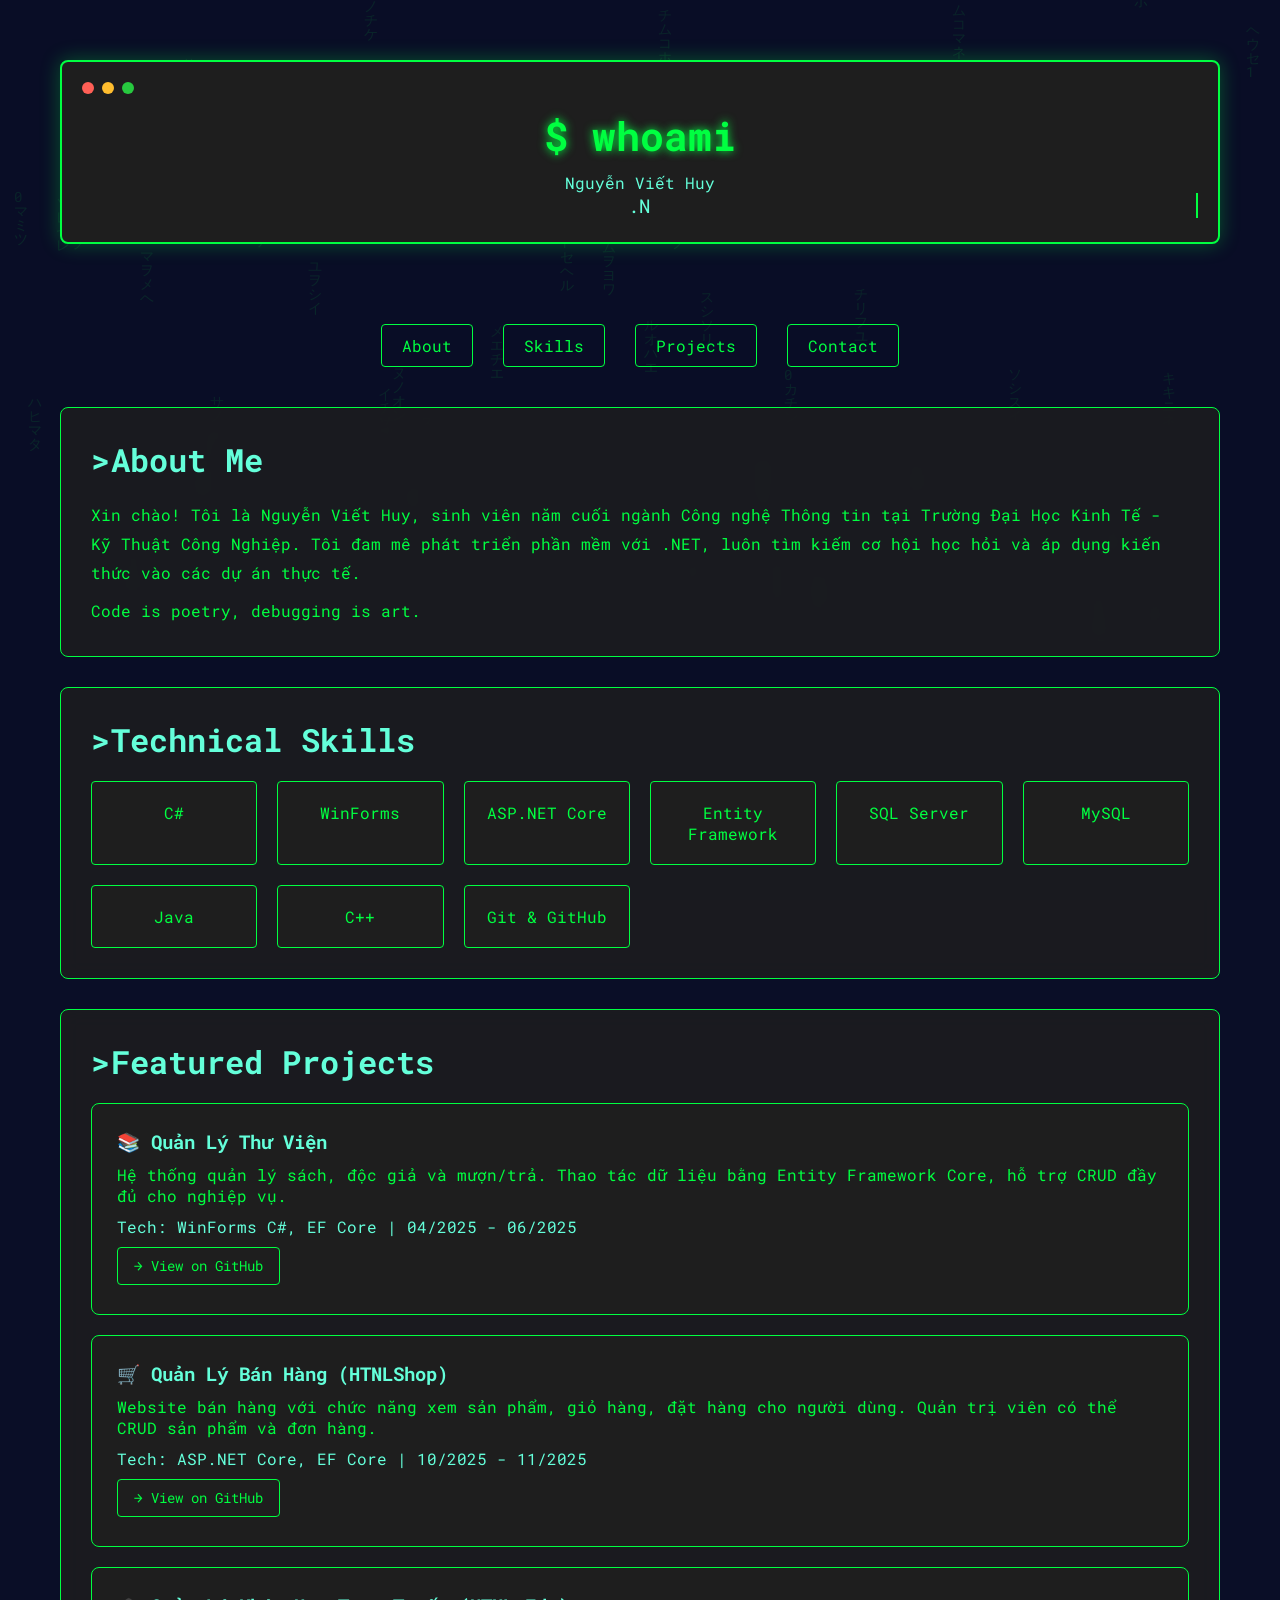
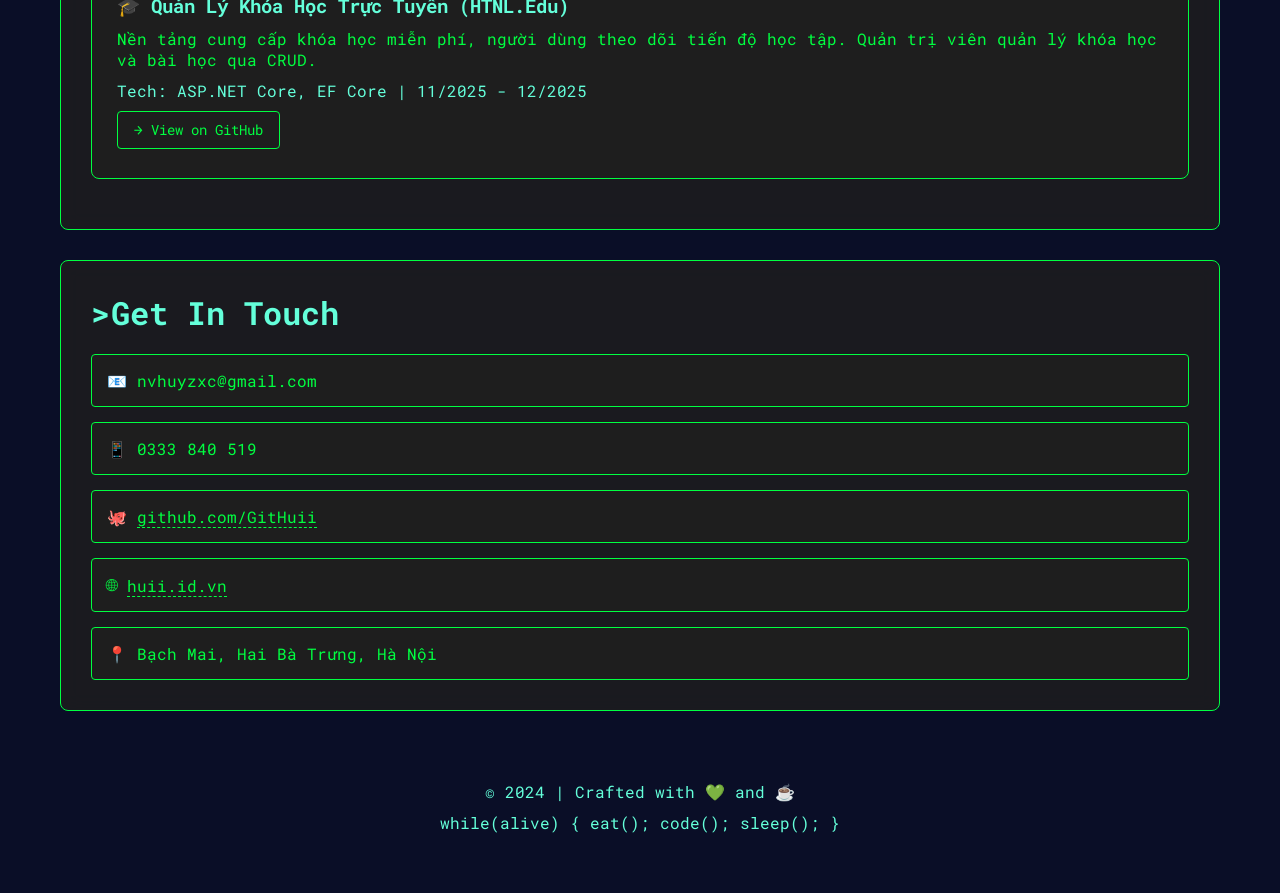
<file: index.html>
<!DOCTYPE html>
<html lang="vi">
<head>
    <meta charset="UTF-8">
    <meta name="viewport" content="width=device-width, initial-scale=1.0">
    <title>Portfolio | Developer</title>
    <style>
        @import url('https://fonts.googleapis.com/css2?family=Roboto+Mono:wght@300;400;500;700&family=Fira+Code:wght@300;400;500;700&display=swap');

        * {
            margin: 0;
            padding: 0;
            box-sizing: border-box;
        }

        body {
            font-family: 'Roboto Mono', 'Fira Code', 'Courier New', 'Consolas', monospace;
            background: #0a0e27;
            color: #00ff41;
            overflow-x: hidden;
        }

        .matrix-bg {
            position: fixed;
            top: 0;
            left: 0;
            width: 100%;
            height: 100%;
            z-index: 0;
            opacity: 0.1;
        }

        .container {
            position: relative;
            z-index: 1;
            max-width: 1200px;
            margin: 0 auto;
            padding: 20px;
        }

        header {
            padding: 40px 0;
            text-align: center;
            animation: fadeInDown 1s ease;
        }

        .terminal-header {
            background: #1e1e1e;
            border: 2px solid #00ff41;
            border-radius: 8px;
            padding: 20px;
            box-shadow: 0 0 20px rgba(0, 255, 65, 0.3);
            position: relative;
            overflow: hidden;
        }

        .terminal-header::before {
            content: '';
            position: absolute;
            top: 0;
            left: -100%;
            width: 100%;
            height: 100%;
            background: linear-gradient(90deg, transparent, rgba(0, 255, 65, 0.2), transparent);
            animation: scan 3s infinite;
        }

        .terminal-controls {
            display: flex;
            gap: 8px;
            margin-bottom: 15px;
        }

        .btn-circle {
            width: 12px;
            height: 12px;
            border-radius: 50%;
        }

        .btn-close { background: #ff5f56; }
        .btn-minimize { background: #ffbd2e; }
        .btn-maximize { background: #27c93f; }

        h1 {
            font-size: 2.5em;
            margin: 10px 0;
            text-shadow: 0 0 10px #00ff41;
        }

        .typing-effect {
            font-size: 1.2em;
            color: #64ffda;
            border-right: 2px solid #00ff41;
            white-space: nowrap;
            overflow: hidden;
            display: inline-block;
            animation: typing 3.5s steps(40) 1s forwards, blink 0.75s step-end infinite;
        }

        nav {
            display: flex;
            justify-content: center;
            gap: 30px;
            margin: 40px 0;
            flex-wrap: wrap;
        }

        nav a, .project-link {
            color: #00ff41;
            text-decoration: none;
            padding: 10px 20px;
            border: 1px solid #00ff41;
            border-radius: 4px;
            transition: all 0.3s;
            position: relative;
            overflow: hidden;
            display: inline-block;
        }
        
        .project-link {
            padding: 8px 16px;
            margin-top: 10px;
            font-size: 0.9em;
        }

        nav a::before, .project-link::before {
            content: '';
            position: absolute;
            top: 0;
            left: -100%;
            width: 100%;
            height: 100%;
            background: #00ff41;
            transition: left 0.3s;
            z-index: -1;
        }

        nav a:hover::before, .project-link:hover::before {
            left: 0;
        }

        nav a:hover, .project-link:hover {
            color: #0a0e27;
            box-shadow: 0 0 15px #00ff41;
        }

        section {
            background: rgba(30, 30, 30, 0.8);
            border: 1px solid #00ff41;
            border-radius: 8px;
            padding: 30px;
            margin: 30px 0;
            animation: fadeInUp 1s ease;
            backdrop-filter: blur(10px);
        }

        section h2 {
            font-size: 2em;
            margin-bottom: 20px;
            color: #64ffda;
            position: relative;
            padding-left: 20px;
        }

        section h2::before {
            content: '> ';
            position: absolute;
            left: 0;
            animation: blink 1s infinite;
        }

        .skill-grid {
            display: grid;
            grid-template-columns: repeat(auto-fit, minmax(150px, 1fr));
            gap: 20px;
            margin-top: 20px;
        }

        .skill-item {
            background: #1e1e1e;
            padding: 20px;
            border: 1px solid #00ff41;
            border-radius: 4px;
            text-align: center;
            transition: all 0.3s;
            cursor: pointer;
        }

        .skill-item:hover {
            transform: translateY(-5px) scale(1.05);
            box-shadow: 0 5px 20px rgba(0, 255, 65, 0.4);
            background: rgba(0, 255, 65, 0.1);
        }

        .project-card {
            background: #1e1e1e;
            border: 1px solid #00ff41;
            border-radius: 8px;
            padding: 25px;
            margin: 20px 0;
            transition: all 0.3s;
            position: relative;
            overflow: hidden;
        }

        .project-card::before {
            content: '';
            position: absolute;
            top: -50%;
            left: -50%;
            width: 200%;
            height: 200%;
            background: radial-gradient(circle, rgba(0, 255, 65, 0.1) 0%, transparent 70%);
            opacity: 0;
            transition: opacity 0.3s;
        }

        .project-card:hover::before {
            opacity: 1;
        }

        .project-card:hover {
            transform: translateX(10px);
            box-shadow: -5px 5px 20px rgba(0, 255, 65, 0.3);
        }

        .project-card h3 {
            color: #64ffda;
            margin-bottom: 10px;
        }

        .contact-info {
            display: flex;
            flex-direction: column;
            gap: 15px;
        }

        .contact-item {
            display: flex;
            align-items: center;
            gap: 10px;
            padding: 15px;
            background: #1e1e1e;
            border: 1px solid #00ff41;
            border-radius: 4px;
            transition: all 0.3s;
        }

        .contact-item:hover {
            background: rgba(0, 255, 65, 0.1);
            transform: translateX(10px);
        }

        footer {
            text-align: center;
            padding: 40px 0;
            color: #64ffda;
        }

        .glitch {
            position: relative;
        }

        .glitch::before,
        .glitch::after {
            content: attr(data-text);
            position: absolute;
            top: 0;
            left: 0;
            opacity: 0.8;
        }

        .glitch::before {
            animation: glitch 0.3s infinite;
            color: #ff00de;
            z-index: -1;
        }

        .glitch::after {
            animation: glitch 0.3s infinite reverse;
            color: #00ffff;
            z-index: -2;
        }

        @keyframes fadeInDown {
            from {
                opacity: 0;
                transform: translateY(-50px);
            }
            to {
                opacity: 1;
                transform: translateY(0);
            }
        }

        @keyframes fadeInUp {
            from {
                opacity: 0;
                transform: translateY(50px);
            }
            to {
                opacity: 1;
                transform: translateY(0);
            }
        }

        @keyframes typing {
            from { width: 0; }
            to { width: 100%; }
        }

        @keyframes blink {
            50% { opacity: 0; }
        }

        @keyframes scan {
            to { left: 100%; }
        }

        @keyframes glitch {
            0% { transform: translate(0); }
            20% { transform: translate(-2px, 2px); }
            40% { transform: translate(-2px, -2px); }
            60% { transform: translate(2px, 2px); }
            80% { transform: translate(2px, -2px); }
            100% { transform: translate(0); }
        }

        @media (max-width: 768px) {
            h1 { font-size: 1.8em; }
            nav { flex-direction: column; align-items: center; }
            .skill-grid { grid-template-columns: repeat(auto-fit, minmax(120px, 1fr)); }
        }
    </style>
</head>
<body>
    <canvas class="matrix-bg" id="matrix"></canvas>
    
    <div class="container">
        <header>
            <div class="terminal-header">
                <div class="terminal-controls">
                    <span class="btn-circle btn-close"></span>
                    <span class="btn-circle btn-minimize"></span>
                    <span class="btn-circle btn-maximize"></span>
                </div>
                <h1 class="glitch" data-text="$ whoami">$ whoami</h1>
                <p style="margin-top: 10px; color: #64ffda;">Nguyễn Viết Huy</p>
                <p class="typing-effect" id="typing-text"></p>
            </div>
        </header>

        <nav>
            <a href="#about">About</a>
            <a href="#skills">Skills</a>
            <a href="#projects">Projects</a>
            <a href="#contact">Contact</a>
        </nav>

        <section id="about">
            <h2>About Me</h2>
            <p style="line-height: 1.8;">
                Xin chào! Tôi là Nguyễn Viết Huy, sinh viên năm cuối ngành Công nghệ Thông tin 
                tại Trường Đại Học Kinh Tế - Kỹ Thuật Công Nghiệp. 
                Tôi đam mê phát triển phần mềm với .NET, luôn tìm kiếm cơ hội học hỏi 
                và áp dụng kiến thức vào các dự án thực tế.
            </p>
            <p style="line-height: 1.8; margin-top: 10px;">
                Code is poetry, debugging is art.
            </p>
        </section>

        <section id="skills">
            <h2>Technical Skills</h2>
            <div class="skill-grid">
                <div class="skill-item">C#</div>
                <div class="skill-item">WinForms</div>
                <div class="skill-item">ASP.NET Core</div>
                <div class="skill-item">Entity Framework</div>
                <div class="skill-item">SQL Server</div>
                <div class="skill-item">MySQL</div>
                <div class="skill-item">Java</div>
                <div class="skill-item">C++</div>
                <div class="skill-item">Git & GitHub</div>
            </div>
        </section>

        <section id="projects">
            <h2>Featured Projects</h2>
            
            <div class="project-card">
                <h3>📚 Quản Lý Thư Viện</h3>
                <p>Hệ thống quản lý sách, độc giả và mượn/trả. Thao tác dữ liệu bằng Entity Framework Core, hỗ trợ CRUD đầy đủ cho nghiệp vụ.</p>
                <p style="margin-top: 10px; color: #64ffda;">Tech: WinForms C#, EF Core | 04/2025 - 06/2025</p>
                <a href="https://github.com/GitHuii/LibraryManager" target="_blank" class="project-link">→ View on GitHub</a>
            </div>

            <div class="project-card">
                <h3>🛒 Quản Lý Bán Hàng (HTNLShop)</h3>
                <p>Website bán hàng với chức năng xem sản phẩm, giỏ hàng, đặt hàng cho người dùng. Quản trị viên có thể CRUD sản phẩm và đơn hàng.</p>
                <p style="margin-top: 10px; color: #64ffda;">Tech: ASP.NET Core, EF Core | 10/2025 - 11/2025</p>
                <a href="https://github.com/GitHuii/HTNLShop" target="_blank" class="project-link">→ View on GitHub</a>
            </div>

            <div class="project-card">
                <h3>🎓 Quản Lý Khóa Học Trực Tuyến (HTNL.Edu)</h3>
                <p>Nền tảng cung cấp khóa học miễn phí, người dùng theo dõi tiến độ học tập. Quản trị viên quản lý khóa học và bài học qua CRUD.</p>
                <p style="margin-top: 10px; color: #64ffda;">Tech: ASP.NET Core, EF Core | 11/2025 - 12/2025</p>
                <a href="https://github.com/GitHuii/HTNL.Edu" target="_blank" class="project-link">→ View on GitHub</a>
            </div>
        </section>

        <section id="contact">
            <h2>Get In Touch</h2>
            <div class="contact-info">
                <div class="contact-item">
                    <span>📧</span>
                    <span>nvhuyzxc@gmail.com</span>
                </div>
                <div class="contact-item">
                    <span>📱</span>
                    <span>0333 840 519</span>
                </div>
                <div class="contact-item">
                    <span>🐙</span>
                    <span><a href="https://github.com/GitHuii" target="_blank" style="color: #00ff41; text-decoration: none; border-bottom: 1px dashed #00ff41;">github.com/GitHuii</a></span>
                </div>
                <div class="contact-item">
                    <span>🌐</span>
                    <span><a href="https://huii.id.vn" target="_blank" style="color: #00ff41; text-decoration: none; border-bottom: 1px dashed #00ff41;">huii.id.vn</a></span>
                </div>
                <div class="contact-item">
                    <span>📍</span>
                    <span>Bạch Mai, Hai Bà Trưng, Hà Nội</span>
                </div>
            </div>
        </section>

        <footer>
            <p>© 2024 | Crafted with 💚 and ☕</p>
            <p style="margin-top: 10px;">while(alive) { eat(); code(); sleep(); }</p>
        </footer>
    </div>

    <script>
        // Matrix background effect
        const canvas = document.getElementById('matrix');
        const ctx = canvas.getContext('2d');

        canvas.width = window.innerWidth;
        canvas.height = window.innerHeight;

        const chars = '01アイウエオカキクケコサシスセソタチツテトナニヌネノハヒフヘホマミムメモヤユヨラリルレロワヲン';
        const fontSize = 14;
        const columns = canvas.width / fontSize;
        const drops = [];

        for (let i = 0; i < columns; i++) {
            drops[i] = Math.random() * -100;
        }

        function drawMatrix() {
            ctx.fillStyle = 'rgba(10, 14, 39, 0.05)';
            ctx.fillRect(0, 0, canvas.width, canvas.height);

            ctx.fillStyle = '#00ff41';
            ctx.font = fontSize + 'px "Roboto Mono", monospace';

            for (let i = 0; i < drops.length; i++) {
                const text = chars[Math.floor(Math.random() * chars.length)];
                ctx.fillText(text, i * fontSize, drops[i] * fontSize);

                if (drops[i] * fontSize > canvas.height && Math.random() > 0.975) {
                    drops[i] = 0;
                }
                drops[i]++;
            }
        }

        setInterval(drawMatrix, 33);

        window.addEventListener('resize', () => {
            canvas.width = window.innerWidth;
            canvas.height = window.innerHeight;
        });

        // Typing effect
        const text = ".NET Developer | C# Enthusiast | Student";
        const typingElement = document.getElementById('typing-text');
        let i = 0;

        function typeWriter() {
            if (i < text.length) {
                typingElement.textContent += text.charAt(i);
                i++;
                setTimeout(typeWriter, 100);
            }
        }

        setTimeout(typeWriter, 1500);

        // Smooth scroll
        document.querySelectorAll('nav a').forEach(anchor => {
            anchor.addEventListener('click', function(e) {
                e.preventDefault();
                const target = document.querySelector(this.getAttribute('href'));
                target.scrollIntoView({ behavior: 'smooth', block: 'start' });
            });
        });
    </script>
</body>
</html>
</file>
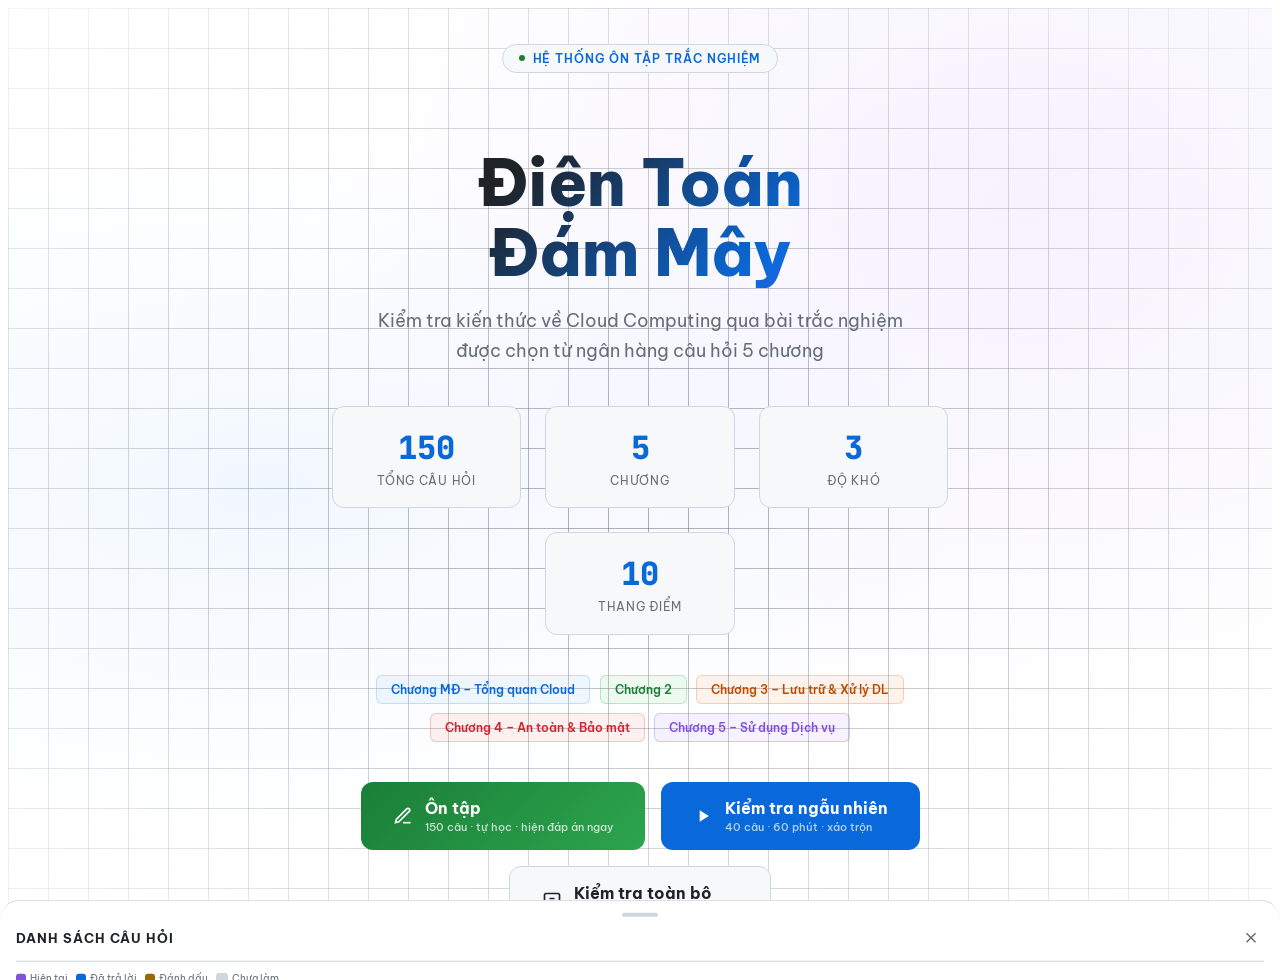
<file: ontapdtdm/index.html>
<!DOCTYPE html>
<html lang="vi">
<head>
<meta charset="UTF-8">
<meta name="viewport" content="width=device-width, initial-scale=1.0">
<title>Ôn Tập Điện Toán Đám Mây</title>
<link href="https://fonts.googleapis.com/css2?family=Be+Vietnam+Pro:wght@300;400;500;600;700;800&family=JetBrains+Mono:wght@400;600&display=swap" rel="stylesheet">
<link rel="stylesheet" href="css/style.css">
</head>
<body>

<!-- ===== INTRO SCREEN ===== -->
<div id="intro-screen">
  <div class="grid-bg"></div>
  <div class="intro-content">
    <div class="intro-badge"><span></span>Hệ thống ôn tập trắc nghiệm</div>
    <h1 class="intro-title">Điện Toán<br>Đám Mây</h1>
    <p class="intro-subtitle">Kiểm tra kiến thức về Cloud Computing qua bài trắc nghiệm<br>được chọn từ ngân hàng câu hỏi 5 chương</p>

    <div class="stats-row">
      <div class="stat-card">
        <div class="stat-num" id="full-exam-count">150</div>
        <div class="stat-label">Tổng câu hỏi</div>
      </div>
      <div class="stat-card">
        <div class="stat-num">5</div>
        <div class="stat-label">Chương</div>
      </div>
      <div class="stat-card">
        <div class="stat-num">3</div>
        <div class="stat-label">Độ khó</div>
      </div>
      <div class="stat-card">
        <div class="stat-num">10</div>
        <div class="stat-label">Thang điểm</div>
      </div>
    </div>

    <div class="chapter-tags">
      <span class="chapter-tag c1">Chương MĐ – Tổng quan Cloud</span>
      <span class="chapter-tag c2">Chương 2</span>
      <span class="chapter-tag c3">Chương 3 – Lưu trữ & Xử lý DL</span>
      <span class="chapter-tag c4">Chương 4 – An toàn & Bảo mật</span>
      <span class="chapter-tag c5">Chương 5 – Sử dụng Dịch vụ</span>
    </div>

    <div class="mode-row">
      <button class="btn-mode btn-mode-practice" onclick="startPractice()">
        <svg viewBox="0 0 24 24" fill="none" stroke="currentColor" stroke-width="2">
          <path d="M12 20h9"/><path d="M16.5 3.5a2.121 2.121 0 0 1 3 3L7 19l-4 1 1-4L16.5 3.5z"/>
        </svg>
        <div class="btn-mode-label">
          <span>Ôn tập</span>
          <span class="btn-mode-info">150 câu · tự học · hiện đáp án ngay</span>
        </div>
      </button>
      <button class="btn-mode btn-mode-primary" onclick="startQuiz()">
        <svg viewBox="0 0 24 24" fill="currentColor"><path d="M8 5v14l11-7z"/></svg>
        <div class="btn-mode-label">
          <span>Kiểm tra ngẫu nhiên</span>
          <span class="btn-mode-info">40 câu · 60 phút · xáo trộn</span>
        </div>
      </button>
      <button class="btn-mode btn-mode-secondary" onclick="startFullExam()">
        <svg viewBox="0 0 24 24" fill="none" stroke="currentColor" stroke-width="2">
          <rect x="3" y="3" width="18" height="18" rx="2"/><path d="M9 9h6M9 12h6M9 15h4"/>
        </svg>
        <div class="btn-mode-label">
          <span>Kiểm tra toàn bộ</span>
          <span class="btn-mode-info"><span id="full-exam-count-btn">150</span> câu · 3 giờ · tất cả chương</span>
        </div>
      </button>
    </div>
  </div>
</div>

<!-- ===== PRACTICE SCREEN ===== -->
<div id="practice-screen">
  <header class="quiz-header">
    <div class="quiz-logo" onclick="confirmBackFromPractice()" style="cursor:pointer" title="Về trang chủ">☁ Cloud Quiz</div>
    <div class="practice-header-info">
      <div class="practice-queue-info">
        <span class="practice-queue-badge" id="pq-badge">
          <svg width="12" height="12" viewBox="0 0 24 24" fill="none" stroke="currentColor" stroke-width="2.5"><path d="M8 6h13M8 12h13M8 18h13M3 6h.01M3 12h.01M3 18h.01"/></svg>
          Còn <span id="pq-remaining">150</span> câu
        </span>
        <span class="practice-correct-badge">
          <svg width="12" height="12" viewBox="0 0 24 24" fill="none" stroke="currentColor" stroke-width="2.5"><polyline points="20 6 9 17 4 12"/></svg>
          Đúng: <span id="pq-correct">0</span>
        </span>
        <span class="practice-wrong-badge">
          <svg width="12" height="12" viewBox="0 0 24 24" fill="none" stroke="currentColor" stroke-width="2.5"><line x1="18" y1="6" x2="6" y2="18"/><line x1="6" y1="6" x2="18" y2="18"/></svg>
          Sai: <span id="pq-wrong">0</span>
        </span>
      </div>
    </div>
    <button class="btn-exit-practice" onclick="confirmBackFromPractice()">
      <svg width="14" height="14" viewBox="0 0 24 24" fill="none" stroke="currentColor" stroke-width="2"><path d="M3 9l9-7 9 7v11a2 2 0 0 1-2 2H5a2 2 0 0 1-2-2z"/><polyline points="9 22 9 12 15 12 15 22"/></svg>
      Trang chủ
    </button>
  </header>

  <div class="practice-body">
    <div class="practice-progress-bar-wrap">
      <div class="practice-progress-fill" id="practice-progress-fill" style="width:0%"></div>
    </div>

    <div class="practice-panel" id="practice-panel">
      <div class="q-meta">
        <span class="q-num" id="pq-num">Câu 1</span>
        <span class="q-chapter-badge" id="pq-chapter-badge"></span>
        <span class="q-diff-badge" id="pq-diff-badge"></span>
        <span class="practice-round-badge" id="pq-round-badge" style="display:none"></span>
      </div>

      <div class="question-text" id="pq-text"></div>
      <div class="answers-list" id="pq-answers"></div>

      <!-- Feedback shown after answer -->
      <div class="practice-feedback" id="practice-feedback" style="display:none">
        <div class="feedback-icon" id="feedback-icon"></div>
        <div class="feedback-msg" id="feedback-msg"></div>
        <div class="feedback-explain" id="feedback-explain" style="display:none"></div>
        <button class="btn-next-practice" id="btn-next-practice" onclick="practiceNext()">
          Câu tiếp theo
          <svg width="15" height="15" viewBox="0 0 24 24" fill="none" stroke="currentColor" stroke-width="2.5"><path d="M9 18l6-6-6-6"/></svg>
        </button>
      </div>
    </div>
  </div>
</div>

<!-- ===== PRACTICE COMPLETE SCREEN ===== -->
<div id="practice-complete-screen">
  <div class="result-container">
    <div class="result-header">
      <div style="font-size:4rem;margin-bottom:1rem">🎉</div>
      <div class="result-grade" style="color:var(--green)">Hoàn thành!</div>
      <div class="result-msg">Bạn đã ôn tập xong toàn bộ <span id="pc-total"></span> câu hỏi</div>
    </div>
    <div class="result-stats" style="max-width:500px;margin:0 auto 2rem">
      <div class="result-stat-card">
        <div class="result-stat-val" style="color:var(--green)" id="pc-correct">0</div>
        <div class="result-stat-label">Câu đúng lần đầu</div>
      </div>
      <div class="result-stat-card">
        <div class="result-stat-val" style="color:var(--red)" id="pc-wrong">0</div>
        <div class="result-stat-label">Câu đã sai (ít nhất 1 lần)</div>
      </div>
      <div class="result-stat-card">
        <div class="result-stat-val" style="color:var(--accent)" id="pc-attempts">0</div>
        <div class="result-stat-label">Tổng lần trả lời</div>
      </div>
    </div>
    <div class="result-actions">
      <button class="btn-retry" onclick="startPractice()">
        <svg width="16" height="16" viewBox="0 0 24 24" fill="none" stroke="currentColor" stroke-width="2"><path d="M23 4v6h-6"/><path d="M20.49 15a9 9 0 1 1-2.12-9.36L23 10"/></svg>
        Ôn tập lại
      </button>
      <button class="btn-review" onclick="backToIntro()">
        <svg width="16" height="16" viewBox="0 0 24 24" fill="none" stroke="currentColor" stroke-width="2"><path d="M3 9l9-7 9 7v11a2 2 0 0 1-2 2H5a2 2 0 0 1-2-2z"/><polyline points="9 22 9 12 15 12 15 22"/></svg>
        Trang chủ
      </button>
    </div>
  </div>
</div>

<!-- ===== QUIZ SCREEN ===== -->
<div id="quiz-screen">
  <header class="quiz-header">
    <div class="quiz-logo" onclick="confirmBackFromQuiz()" style="cursor:pointer" title="Về trang chủ">☁ Cloud Quiz</div>
    <span class="quiz-mode-badge" id="quiz-mode-badge"></span>
    <div class="progress-wrap">
      <div class="progress-label">
        <span id="progress-text">0 / 40 câu đã trả lời</span>
        <span id="progress-pct">0%</span>
      </div>
      <div class="progress-bar">
        <div class="progress-fill" id="progress-fill" style="width:0%"></div>
      </div>
    </div>
    <div class="timer" id="timer">
      <svg width="14" height="14" viewBox="0 0 24 24" fill="none" stroke="currentColor" stroke-width="2">
        <circle cx="12" cy="12" r="10"/><path d="M12 6v6l4 2"/>
      </svg>
      <span id="timer-text">60:00</span>
    </div>
    <button class="btn-submit" id="btn-submit" onclick="confirmSubmit()">Nộp bài</button>
    <button class="btn-nav-drawer" id="btn-nav-drawer" onclick="openNavDrawer()">
      <svg viewBox="0 0 24 24" fill="none" stroke="currentColor" stroke-width="2">
        <rect x="3" y="3" width="7" height="7" rx="1"/><rect x="14" y="3" width="7" height="7" rx="1"/>
        <rect x="3" y="14" width="7" height="7" rx="1"/><rect x="14" y="14" width="7" height="7" rx="1"/>
      </svg>
      <span class="drawer-count" id="drawer-answered-count">0</span>
    </button>
  </header>

  <div class="quiz-body">
    <div class="question-panel" id="question-panel">
      <div class="q-meta">
        <span class="q-num" id="q-num">Câu 1 / 40</span>
        <span class="q-chapter-badge" id="q-chapter-badge"></span>
        <span class="q-diff-badge" id="q-diff-badge"></span>
        <button class="q-mark-btn" id="q-mark-btn" onclick="toggleMark()">
          <svg viewBox="0 0 24 24" fill="none" stroke="currentColor" stroke-width="2"><path d="M5 3l14 9-14 9V3z"/></svg>
          Đánh dấu
        </button>
      </div>
      <div class="question-text" id="question-text"></div>
      <div class="answers-list" id="answers-list"></div>
      <div class="q-nav">
        <button class="btn-nav" id="btn-prev" onclick="navigate(-1)">
          <svg viewBox="0 0 24 24" fill="none" stroke="currentColor" stroke-width="2"><path d="M15 18l-6-6 6-6"/></svg>
          Câu trước
        </button>
        <button class="btn-nav btn-nav-next" id="btn-next" onclick="navigate(1)">
          Câu tiếp
          <svg viewBox="0 0 24 24" fill="none" stroke="currentColor" stroke-width="2"><path d="M9 18l6-6-6-6"/></svg>
        </button>
      </div>
    </div>

    <div class="nav-panel">
      <div class="nav-panel-title">Danh sách câu hỏi</div>
      <div class="nav-legend">
        <div class="nav-legend-item"><div class="nav-dot current"></div><span>Hiện tại</span></div>
        <div class="nav-legend-item"><div class="nav-dot answered"></div><span>Đã trả lời</span></div>
        <div class="nav-legend-item"><div class="nav-dot marked"></div><span>Đánh dấu</span></div>
        <div class="nav-legend-item"><div class="nav-dot unanswered"></div><span>Chưa làm</span></div>
      </div>
      <div id="nav-chapters"></div>
      <div class="nav-summary">
        <div class="summary-item"><div class="summary-num answered" id="sum-answered">0</div><div class="summary-label">Đã trả lời</div></div>
        <div class="summary-item"><div class="summary-num unanswered" id="sum-unanswered">40</div><div class="summary-label">Chưa làm</div></div>
        <div class="summary-item"><div class="summary-num marked" id="sum-marked">0</div><div class="summary-label">Đánh dấu</div></div>
        <div class="summary-item"><div class="summary-num" style="color:var(--text-muted)" id="sum-remain">60:00</div><div class="summary-label">Thời gian</div></div>
      </div>
    </div>
  </div>
</div>

<!-- ===== RESULT SCREEN ===== -->
<div id="result-screen">
  <div class="result-container">
    <div class="result-header">
      <div class="score-ring">
        <svg viewBox="0 0 180 180">
          <circle cx="90" cy="90" r="80" fill="none" stroke="#d0d7de" stroke-width="12"/>
          <circle cx="90" cy="90" r="80" fill="none" stroke="#0969da" stroke-width="12"
            stroke-linecap="round" stroke-dasharray="502.65"
            id="score-circle" stroke-dashoffset="502.65"/>
        </svg>
        <div class="score-ring-text">
          <div class="score-big" id="score-big">0.0</div>
          <div class="score-denom" id="result-total-label">/ 40 câu</div>
        </div>
      </div>
      <div class="result-grade" id="result-grade"></div>
      <div class="result-msg" id="result-msg"></div>
    </div>

    <div class="result-stats">
      <div class="result-stat-card"><div class="result-stat-val" style="color:var(--green)" id="rs-correct">0</div><div class="result-stat-label">Câu đúng</div></div>
      <div class="result-stat-card"><div class="result-stat-val" style="color:var(--red)" id="rs-wrong">0</div><div class="result-stat-label">Câu sai</div></div>
      <div class="result-stat-card"><div class="result-stat-val" style="color:var(--text-muted)" id="rs-skip">0</div><div class="result-stat-label">Bỏ qua</div></div>
      <div class="result-stat-card"><div class="result-stat-val" style="color:var(--accent)" id="rs-pct">0%</div><div class="result-stat-label">Tỉ lệ đúng</div></div>
    </div>

    <div class="chapter-results">
      <div class="chapter-results-title">Kết quả theo chương</div>
      <div id="chapter-results-body"></div>
    </div>

    <div class="result-actions">
      <button class="btn-retry" onclick="retryQuiz()">
        <svg width="16" height="16" viewBox="0 0 24 24" fill="none" stroke="currentColor" stroke-width="2"><path d="M23 4v6h-6"/><path d="M20.49 15a9 9 0 1 1-2.12-9.36L23 10"/></svg>
        Làm lại
      </button>
      <button class="btn-review" onclick="showReview()">
        <svg width="16" height="16" viewBox="0 0 24 24" fill="none" stroke="currentColor" stroke-width="2"><path d="M1 12s4-8 11-8 11 8 11 8-4 8-11 8-11-8-11-8z"/><circle cx="12" cy="12" r="3"/></svg>
        Xem đáp án
      </button>
      <button class="btn-review" onclick="backToIntro()">
        <svg width="16" height="16" viewBox="0 0 24 24" fill="none" stroke="currentColor" stroke-width="2"><path d="M3 9l9-7 9 7v11a2 2 0 0 1-2 2H5a2 2 0 0 1-2-2z"/><polyline points="9 22 9 12 15 12 15 22"/></svg>
        Trang chủ
      </button>
    </div>
  </div>
</div>

<!-- ===== MOBILE NAV DRAWER ===== -->
<div class="nav-drawer-overlay" id="nav-drawer-overlay" onclick="closeNavDrawer()"></div>
<div class="nav-drawer" id="nav-drawer">
  <div class="nav-drawer-handle" onclick="closeNavDrawer()"><div class="nav-drawer-handle-bar"></div></div>
  <div class="nav-drawer-header">
    <div class="nav-drawer-title">Danh sách câu hỏi</div>
    <button class="nav-drawer-close" onclick="closeNavDrawer()">
      <svg viewBox="0 0 24 24" fill="none" stroke="currentColor" stroke-width="2"><path d="M18 6L6 18M6 6l12 12"/></svg>
    </button>
  </div>
  <div class="nav-drawer-body">
    <div class="nav-drawer-legend nav-legend">
      <div class="nav-legend-item"><div class="nav-dot current"></div><span>Hiện tại</span></div>
      <div class="nav-legend-item"><div class="nav-dot answered"></div><span>Đã trả lời</span></div>
      <div class="nav-legend-item"><div class="nav-dot marked"></div><span>Đánh dấu</span></div>
      <div class="nav-legend-item"><div class="nav-dot unanswered"></div><span>Chưa làm</span></div>
    </div>
    <div id="nav-chapters-drawer"></div>
  </div>
  <div class="nav-drawer-summary nav-summary">
    <div class="summary-item"><div class="summary-num answered" id="sum-answered-drawer">0</div><div class="summary-label">Đã trả lời</div></div>
    <div class="summary-item"><div class="summary-num unanswered" id="sum-unanswered-drawer">40</div><div class="summary-label">Chưa làm</div></div>
    <div class="summary-item"><div class="summary-num marked" id="sum-marked-drawer">0</div><div class="summary-label">Đánh dấu</div></div>
    <div class="summary-item"><div class="summary-num" style="color:var(--text-muted)" id="sum-remain-drawer">--:--</div><div class="summary-label">Thời gian</div></div>
  </div>
</div>

<!-- Google tag (gtag.js) -->
<script async src="https://www.googletagmanager.com/gtag/js?id=G-BYKS904F98"></script>
<script>
  window.dataLayer = window.dataLayer || [];
  function gtag(){dataLayer.push(arguments);}
  gtag('js', new Date());

  gtag('config', 'G-BYKS904F98');
</script>

<script src="js/data.js"></script>
<script src="js/practice.js"></script>
<script src="js/quiz.js"></script>
<script src="js/ui.js"></script>
</body>
</html>
</file>
<file: ontapdtdm/css/style.css>
:root {
  --bg: #ffffff;
  --surface: #f6f8fa;
  --surface2: #ebedf0;
  --surface3: #d0d7de;
  --border: #d0d7de;
  --text: #1F2328;
  --text-muted: #656d76;
  --text-dim: #8c959f;
  --accent: #0969da;
  --accent-glow: rgba(9,105,218,0.1);
  --green: #1a7f37;
  --green-glow: #dafbe1;
  --red: #d1242f;
  --red-glow: #ffebe9;
  --yellow: #9a6700;
  --yellow-glow: #fff8c5;
  --purple: #8250df;
  --orange: #bc4c00;
  --c1: #0969da;
  --c2: #1a7f37;
  --c3: #bc4c00;
  --c4: #d1242f;
  --c5: #8250df;
}

body {
  font-family: 'Be Vietnam Pro', sans-serif;
  background: var(--bg);
  color: var(--text);
  min-height: 100vh;
  overflow-x: hidden;
}

/* ===== INTRO SCREEN ===== */
#intro-screen {
  display: flex;
  flex-direction: column;
  align-items: center;
  justify-content: center;
  min-height: 100vh;
  padding: 2rem;
  background: radial-gradient(ellipse at 20% 50%, rgba(88,166,255,0.08) 0%, transparent 50%),
              radial-gradient(ellipse at 80% 20%, rgba(139,92,246,0.08) 0%, transparent 50%),
              var(--bg);
  position: relative;
}

.grid-bg {
  position: absolute; inset: 0;
  background-image:
    linear-gradient(rgba(48,54,61,0.4) 1px, transparent 1px),
    linear-gradient(90deg, rgba(48,54,61,0.4) 1px, transparent 1px);
  background-size: 40px 40px;
  mask-image: radial-gradient(ellipse 80% 80% at 50% 50%, black, transparent);
}

.intro-content { position: relative; z-index: 1; text-align: center; max-width: 700px; }

.intro-badge {
  display: inline-flex; align-items: center; gap: 8px;
  background: var(--surface); border: 1px solid var(--border);
  border-radius: 100px; padding: 6px 16px;
  font-size: 0.75rem; font-weight: 600; letter-spacing: 0.08em;
  color: var(--accent); text-transform: uppercase;
  margin-bottom: 2rem;
}

.intro-badge span {
  width: 6px; height: 6px; border-radius: 50%;
  background: var(--green); display: inline-block;
  animation: pulse 2s infinite;
}

@keyframes pulse { 0%,100%{opacity:1;transform:scale(1)} 50%{opacity:0.5;transform:scale(0.8)} }

.intro-title {
  font-size: clamp(2.5rem, 6vw, 4rem);
  font-weight: 800;
  line-height: 1.1;
  margin-bottom: 1rem;
  background: linear-gradient(135deg, #1F2328 30%, #0969da 70%, #8250df 100%);
  -webkit-background-clip: text;
  -webkit-text-fill-color: transparent;
}

.intro-subtitle {
  font-size: 1.1rem;
  color: var(--text-muted);
  margin-bottom: 2.5rem;
  line-height: 1.7;
}

.stats-row {
  display: flex; gap: 1.5rem; justify-content: center;
  flex-wrap: wrap; margin-bottom: 2.5rem;
}

.stat-card {
  background: var(--surface); border: 1px solid var(--border);
  border-radius: 12px; padding: 1.2rem 1.8rem;
  text-align: center; min-width: 130px;
}

.stat-num { font-size: 2rem; font-weight: 800; font-family: 'JetBrains Mono', monospace; color: var(--accent); }
.stat-label { font-size: 0.75rem; color: var(--text-muted); text-transform: uppercase; letter-spacing: 0.06em; margin-top: 4px; }

.chapter-tags {
  display: flex; flex-wrap: wrap; gap: 0.6rem; justify-content: center;
  margin-bottom: 2.5rem;
}

.chapter-tag {
  padding: 6px 14px; border-radius: 6px; font-size: 0.78rem; font-weight: 600;
  border: 1px solid;
}

.chapter-tag.c1 { color: var(--c1); border-color: rgba(88,166,255,0.3); background: rgba(88,166,255,0.08); }
.chapter-tag.c2 { color: var(--c2); border-color: rgba(63,185,80,0.3); background: rgba(63,185,80,0.08); }
.chapter-tag.c3 { color: var(--c3); border-color: rgba(249,115,22,0.3); background: rgba(249,115,22,0.08); }
.chapter-tag.c4 { color: var(--c4); border-color: rgba(248,81,73,0.3); background: rgba(248,81,73,0.08); }
.chapter-tag.c5 { color: var(--c5); border-color: rgba(139,92,246,0.3); background: rgba(139,92,246,0.08); }

/* Mode selector buttons */
.mode-row {
  display: flex; gap: 1rem; justify-content: center;
  flex-wrap: wrap; margin-bottom: 0;
}

.btn-mode {
  display: inline-flex; align-items: center; gap: 12px;
  border: none; border-radius: 12px;
  padding: 1rem 2rem; font-size: 1rem; font-weight: 700;
  font-family: 'Be Vietnam Pro', sans-serif;
  cursor: pointer; transition: all 0.2s;
}

.btn-mode svg { width: 20px; height: 20px; flex-shrink: 0; }

.btn-mode-primary {
  background: var(--accent); color: #ffffff;
  box-shadow: 0 0 0 0 rgba(88,166,255,0.4);
}
.btn-mode-primary:hover {
  background: #0550ae; transform: translateY(-2px);
  box-shadow: 0 8px 30px rgba(9,105,218,0.3);
}

.btn-mode-secondary {
  background: var(--surface); color: var(--text);
  border: 1px solid var(--border);
}
.btn-mode-secondary:hover {
  border-color: var(--purple); color: var(--purple);
  transform: translateY(-2px);
  box-shadow: 0 8px 30px rgba(130,80,223,0.15);
}

.btn-mode-info {
  display: block; font-size: 0.7rem; font-weight: 500;
  color: var(--text-muted); margin-top: 2px; text-align: left;
}
.btn-mode-primary .btn-mode-info { color: rgba(255,255,255,0.7); }

.btn-mode-label { display: flex; flex-direction: column; align-items: flex-start; }

/* ===== QUIZ LAYOUT ===== */
#quiz-screen { display: none; }

.quiz-header {
  background: var(--surface);
  border-bottom: 1px solid var(--border);
  padding: 0.8rem 1.5rem;
  display: flex; align-items: center; gap: 1.5rem;
  position: sticky; top: 0; z-index: 100;
}

.quiz-logo {
  font-weight: 800; font-size: 0.9rem; letter-spacing: 0.04em;
  color: var(--accent); white-space: nowrap;
}

.quiz-mode-badge {
  font-size: 0.68rem; font-weight: 700; padding: 2px 8px;
  border-radius: 4px; white-space: nowrap;
  background: var(--purple); color: #fff;
  display: none;
}
.quiz-mode-badge.visible { display: inline-block; }

.progress-wrap { flex: 1; }
.progress-label { font-size: 0.7rem; color: var(--text-muted); margin-bottom: 4px; display: flex; justify-content: space-between; }
.progress-bar { height: 4px; background: var(--surface3); border-radius: 2px; overflow: hidden; }
.progress-fill { height: 100%; background: linear-gradient(90deg, var(--accent), var(--purple)); border-radius: 2px; transition: width 0.4s ease; }

.timer {
  font-family: 'JetBrains Mono', monospace;
  font-size: 0.95rem; font-weight: 600;
  color: var(--text); white-space: nowrap;
  display: flex; align-items: center; gap: 6px;
}
.timer svg { color: var(--text-muted); }
.timer.warning { color: var(--red); }

.btn-submit {
  background: var(--green); color: #ffffff;
  border: none; border-radius: 8px;
  padding: 0.5rem 1.2rem; font-size: 0.85rem; font-weight: 700;
  font-family: 'Be Vietnam Pro', sans-serif;
  cursor: pointer; white-space: nowrap; transition: all 0.2s;
}
.btn-submit:hover { background: #56d364; }

.quiz-body {
  display: grid; grid-template-columns: 1fr 280px;
  gap: 0; min-height: calc(100vh - 57px);
}

/* LEFT: Question Panel */
.question-panel {
  padding: 2rem 2.5rem;
  border-right: 1px solid var(--border);
  overflow-y: auto;
}

.q-meta {
  display: flex; align-items: center; gap: 0.8rem;
  margin-bottom: 1.5rem; flex-wrap: wrap;
}

.q-num {
  font-family: 'JetBrains Mono', monospace;
  font-size: 0.75rem; color: var(--text-muted);
}

.q-chapter-badge {
  font-size: 0.7rem; font-weight: 700;
  padding: 3px 10px; border-radius: 4px;
  border: 1px solid; text-transform: uppercase; letter-spacing: 0.06em;
}

.q-diff-badge {
  font-size: 0.68rem; font-weight: 600;
  padding: 2px 8px; border-radius: 4px;
  background: var(--surface2); color: var(--text-muted); border: 1px solid var(--border);
}

.q-mark-btn {
  margin-left: auto;
  display: flex; align-items: center; gap: 6px;
  background: none; border: 1px solid var(--border);
  border-radius: 6px; padding: 4px 10px;
  font-size: 0.72rem; font-weight: 600; color: var(--text-muted);
  cursor: pointer; transition: all 0.2s; font-family: 'Be Vietnam Pro', sans-serif;
}
.q-mark-btn:hover { border-color: var(--yellow); color: var(--yellow); }
.q-mark-btn.marked { border-color: var(--yellow); color: var(--yellow); background: var(--yellow-glow); }
.q-mark-btn svg { width: 13px; height: 13px; }

.question-text {
  font-size: 1.05rem; font-weight: 600; line-height: 1.7;
  margin-bottom: 2rem; color: var(--text);
}

.answers-list { display: flex; flex-direction: column; gap: 0.75rem; }

.answer-option {
  display: flex; align-items: flex-start; gap: 1rem;
  padding: 1rem 1.2rem;
  background: var(--surface); border: 1px solid var(--border);
  border-radius: 10px; cursor: pointer; transition: all 0.18s;
  position: relative; overflow: hidden;
}

.answer-option:hover:not(.disabled) {
  border-color: var(--accent);
  background: var(--accent-glow);
}

.answer-option.selected {
  border-color: var(--accent);
  background: var(--accent-glow);
}

.answer-option.correct {
  border-color: var(--green);
  background: var(--green-glow);
}

.answer-option.wrong {
  border-color: var(--red);
  background: var(--red-glow);
  opacity: 0.7;
}

.answer-option.disabled { cursor: default; }

.answer-key {
  width: 28px; height: 28px; border-radius: 6px;
  background: var(--surface2); border: 1px solid var(--border);
  display: flex; align-items: center; justify-content: center;
  font-family: 'JetBrains Mono', monospace; font-size: 0.78rem; font-weight: 700;
  flex-shrink: 0; transition: all 0.18s; color: var(--text-muted);
}

.answer-option.selected .answer-key { background: var(--accent); border-color: var(--accent); color: #ffffff; }
.answer-option.correct .answer-key { background: var(--green); border-color: var(--green); color: #ffffff; }
.answer-option.wrong .answer-key { background: var(--red); border-color: var(--red); color: #fff; }

.answer-text { font-size: 0.9rem; line-height: 1.5; padding-top: 3px; flex: 1; }

.q-nav {
  display: flex; gap: 0.75rem; margin-top: 2rem; padding-top: 1.5rem;
  border-top: 1px solid var(--border);
}

.btn-nav {
  display: flex; align-items: center; gap: 6px;
  background: var(--surface2); border: 1px solid var(--border);
  border-radius: 8px; padding: 0.6rem 1.2rem;
  font-size: 0.82rem; font-weight: 600; color: var(--text);
  cursor: pointer; transition: all 0.18s; font-family: 'Be Vietnam Pro', sans-serif;
}
.btn-nav:hover { border-color: var(--accent); color: var(--accent); }
.btn-nav:disabled { opacity: 0.35; cursor: default; }
.btn-nav svg { width: 15px; height: 15px; }
.btn-nav-next { margin-left: auto; background: var(--accent); border-color: var(--accent); color: #ffffff; }
.btn-nav-next:hover { background: #0550ae; border-color: #0550ae; color: #ffffff; }

/* RIGHT: Navigation Panel */
.nav-panel {
  background: var(--surface);
  padding: 1.2rem;
  overflow-y: auto;
  position: sticky; top: 57px; height: calc(100vh - 57px);
}

.nav-panel-title {
  font-size: 0.7rem; font-weight: 700; color: var(--text-muted);
  text-transform: uppercase; letter-spacing: 0.1em; margin-bottom: 0.8rem;
  padding-bottom: 0.6rem; border-bottom: 1px solid var(--border);
}

.nav-legend {
  display: flex; flex-wrap: wrap; gap: 0.4rem; margin-bottom: 1rem;
}

.nav-legend-item {
  display: flex; align-items: center; gap: 4px;
  font-size: 0.65rem; color: var(--text-muted);
}

.nav-dot {
  width: 10px; height: 10px; border-radius: 3px; flex-shrink: 0;
}
.nav-dot.answered { background: var(--accent); }
.nav-dot.marked { background: var(--yellow); }
.nav-dot.current { background: var(--purple); }
.nav-dot.unanswered { background: var(--surface3); border: 1px solid var(--border); }

.nav-grid { display: grid; grid-template-columns: repeat(4, 1fr); gap: 4px; }

/* Full exam uses 5 columns for more compact display */
.nav-grid.compact { grid-template-columns: repeat(5, 1fr); }

.nav-btn {
  aspect-ratio: 1; border-radius: 6px;
  border: 1px solid var(--border);
  background: var(--surface2); color: var(--text-muted);
  font-size: 0.7rem; font-weight: 600; font-family: 'JetBrains Mono', monospace;
  cursor: pointer; transition: all 0.15s;
  display: flex; align-items: center; justify-content: center;
}
.nav-btn:hover { border-color: var(--accent); color: var(--accent); }
.nav-btn.answered { background: var(--accent-glow); border-color: var(--accent); color: var(--accent); }

.nav-btn.correct-nav {
  background-color: var(--green-glow) !important;
  border-color: var(--green) !important;
  color: var(--green) !important;
}
.nav-btn.wrong-nav {
  background-color: var(--red-glow) !important;
  border-color: var(--red) !important;
  color: var(--red) !important;
}

.nav-btn.marked { background: var(--yellow-glow); border-color: var(--yellow); color: var(--yellow); }
.nav-btn.current { background: var(--purple); border-color: var(--purple); color: #fff; }
.nav-btn.marked.current { background: var(--yellow); border-color: var(--yellow); color: #ffffff; }

.nav-summary {
  margin-top: 1rem; padding-top: 0.8rem;
  border-top: 1px solid var(--border);
  display: grid; grid-template-columns: 1fr 1fr; gap: 0.5rem;
}

.summary-item {
  background: var(--surface2); border-radius: 8px; padding: 0.6rem;
  text-align: center; border: 1px solid var(--border);
}
.summary-num { font-family: 'JetBrains Mono', monospace; font-size: 1.2rem; font-weight: 700; }
.summary-num.answered { color: var(--accent); }
.summary-num.unanswered { color: var(--text-muted); }
.summary-num.marked { color: var(--yellow); }
.summary-label { font-size: 0.62rem; color: var(--text-muted); margin-top: 2px; }

/* ===== RESULT SCREEN ===== */
#result-screen {
  display: none; min-height: 100vh;
  background: radial-gradient(ellipse at 50% 0%, rgba(88,166,255,0.06) 0%, transparent 60%), var(--bg);
  padding: 3rem 1.5rem;
}

.result-container { max-width: 900px; margin: 0 auto; }

.result-header { text-align: center; margin-bottom: 3rem; }

.score-ring {
  width: 180px; height: 180px; margin: 0 auto 1.5rem;
  position: relative;
}

.score-ring svg { width: 100%; height: 100%; transform: rotate(-90deg); }

.score-ring-text {
  position: absolute; inset: 0;
  display: flex; flex-direction: column; align-items: center; justify-content: center;
}

.score-big { font-size: 2.8rem; font-weight: 800; font-family: 'JetBrains Mono', monospace; }
.score-denom { font-size: 0.85rem; color: var(--text-muted); }

.result-grade {
  font-size: 1.8rem; font-weight: 800; margin-bottom: 0.5rem;
}

.result-msg { color: var(--text-muted); font-size: 0.95rem; }

.result-stats {
  display: grid; grid-template-columns: repeat(auto-fit, minmax(160px, 1fr));
  gap: 1rem; margin-bottom: 2.5rem;
}

.result-stat-card {
  background: var(--surface); border: 1px solid var(--border);
  border-radius: 12px; padding: 1.2rem;
  text-align: center;
}

.result-stat-val {
  font-size: 1.8rem; font-weight: 800; font-family: 'JetBrains Mono', monospace;
  margin-bottom: 0.25rem;
}
.result-stat-label { font-size: 0.75rem; color: var(--text-muted); }

.chapter-results {
  background: var(--surface); border: 1px solid var(--border);
  border-radius: 12px; padding: 1.5rem; margin-bottom: 2rem;
}

.chapter-results-title {
  font-size: 0.8rem; font-weight: 700; text-transform: uppercase;
  letter-spacing: 0.08em; color: var(--text-muted); margin-bottom: 1.2rem;
}

.chapter-result-row {
  display: flex; align-items: center; gap: 1rem; margin-bottom: 0.8rem;
}

.chapter-result-name { font-size: 0.82rem; font-weight: 600; min-width: 140px; }
.chapter-result-bar-wrap { flex: 1; height: 6px; background: var(--surface3); border-radius: 3px; overflow: hidden; }
.chapter-result-bar { height: 100%; border-radius: 3px; transition: width 1s ease; }
.chapter-result-score { font-size: 0.78rem; font-family: 'JetBrains Mono', monospace; color: var(--text-muted); min-width: 50px; text-align: right; }

.result-actions {
  display: flex; gap: 1rem; justify-content: center; flex-wrap: wrap;
}

.btn-retry {
  display: flex; align-items: center; gap: 8px;
  background: var(--accent); color: #ffffff; border: none;
  border-radius: 10px; padding: 0.8rem 2rem;
  font-size: 0.95rem; font-weight: 700; cursor: pointer;
  font-family: 'Be Vietnam Pro', sans-serif; transition: all 0.2s;
}
.btn-retry:hover { background: #0550ae; transform: translateY(-1px); }

.btn-review {
  display: flex; align-items: center; gap: 8px;
  background: var(--surface); color: var(--text); border: 1px solid var(--border);
  border-radius: 10px; padding: 0.8rem 2rem;
  font-size: 0.95rem; font-weight: 700; cursor: pointer;
  font-family: 'Be Vietnam Pro', sans-serif; transition: all 0.2s;
}
.btn-review:hover { border-color: var(--accent); color: var(--accent); }

/* REVIEW MODE */
.review-answer-label {
  font-size: 0.72rem; font-weight: 700; color: var(--text-muted);
  text-transform: uppercase; letter-spacing: 0.06em; margin-bottom: 0.4rem;
  display: flex; align-items: center; gap: 6px;
}
.review-answer-label .dot { width: 6px; height: 6px; border-radius: 50%; }
.review-answer-label.correct .dot { background: var(--green); }
.review-answer-label.wrong .dot { background: var(--red); }

.correct-indicator {
  display: inline-flex; align-items: center; gap: 4px;
  font-size: 0.7rem; font-weight: 600; color: var(--green);
  margin-left: auto;
}

/* Animations */
@keyframes fadeIn { from { opacity: 0; transform: translateY(10px); } to { opacity: 1; transform: translateY(0); } }

.question-panel { animation: fadeIn 0.25s ease; }
.result-container { animation: fadeIn 0.4s ease; }

/* Scrollbar */
::-webkit-scrollbar { width: 6px; }
::-webkit-scrollbar-track { background: transparent; }
::-webkit-scrollbar-thumb { background: var(--surface3); border-radius: 3px; }
::-webkit-scrollbar-thumb:hover { background: var(--text-dim); }

/* ===== MOBILE NAV DRAWER TOGGLE BUTTON ===== */
.btn-nav-drawer {
  display: none;
  align-items: center; gap: 6px;
  background: var(--surface2); border: 1px solid var(--border);
  border-radius: 8px; padding: 5px 10px;
  font-size: 0.75rem; font-weight: 700; color: var(--text-muted);
  cursor: pointer; font-family: 'Be Vietnam Pro', sans-serif;
  transition: all 0.2s; white-space: nowrap; flex-shrink: 0;
}
.btn-nav-drawer:hover { border-color: var(--accent); color: var(--accent); }
.btn-nav-drawer svg { width: 14px; height: 14px; flex-shrink: 0; }
.btn-nav-drawer .drawer-count {
  background: var(--accent); color: #fff;
  border-radius: 10px; padding: 0 6px;
  font-size: 0.65rem; font-weight: 700;
  font-family: 'JetBrains Mono', monospace;
}

/* ===== MOBILE NAV DRAWER OVERLAY ===== */
.nav-drawer-overlay {
  display: none;
  position: fixed; inset: 0; z-index: 200;
  background: rgba(0,0,0,0.4);
  backdrop-filter: blur(2px);
}
.nav-drawer-overlay.open { display: block; }

.nav-drawer {
  position: fixed; bottom: 0; left: 0; right: 0; z-index: 201;
  background: var(--bg);
  border-top: 1px solid var(--border);
  border-radius: 20px 20px 0 0;
  padding: 0 1rem 1.5rem;
  max-height: 70vh;
  display: flex; flex-direction: column;
  transform: translateY(100%);
  transition: transform 0.3s cubic-bezier(0.32, 0.72, 0, 1);
}
.nav-drawer.open { transform: translateY(0); }

.nav-drawer-handle {
  display: flex; justify-content: center; padding: 12px 0 8px;
  cursor: pointer; flex-shrink: 0;
}
.nav-drawer-handle-bar {
  width: 36px; height: 4px;
  background: var(--surface3); border-radius: 2px;
}

.nav-drawer-header {
  display: flex; align-items: center; justify-content: space-between;
  padding: 0 0 10px;
  border-bottom: 1px solid var(--border);
  flex-shrink: 0;
}
.nav-drawer-title {
  font-size: 0.8rem; font-weight: 700; color: var(--text);
  text-transform: uppercase; letter-spacing: 0.08em;
}
.nav-drawer-close {
  background: none; border: none; cursor: pointer;
  color: var(--text-muted); padding: 4px;
  display: flex; align-items: center;
}
.nav-drawer-close svg { width: 18px; height: 18px; }

.nav-drawer-body {
  overflow-y: auto; flex: 1;
  padding: 10px 0;
}

.nav-drawer-legend {
  display: flex; flex-wrap: wrap; gap: 0.5rem; margin-bottom: 10px;
}

.nav-drawer-summary {
  display: grid; grid-template-columns: repeat(4, 1fr);
  gap: 6px; padding-top: 10px; margin-top: 6px;
  border-top: 1px solid var(--border); flex-shrink: 0;
}
.nav-drawer-summary .summary-item { padding: 0.4rem; }
.nav-drawer-summary .summary-num { font-size: 1rem; }

/* ===== MOBILE RESPONSIVE ===== */
@media (max-width: 768px) {

  /* Intro */
  .mode-row { flex-direction: column; align-items: center; }
  .btn-mode { width: 100%; max-width: 340px; }

  /* Header — compact on mobile */
  .quiz-header {
    padding: 0.6rem 0.8rem;
    gap: 0.6rem;
    flex-wrap: nowrap;
  }
  .quiz-logo { font-size: 0.8rem; }
  .quiz-mode-badge { display: none !important; }
  .progress-wrap { min-width: 0; flex: 1; }
  .progress-label { font-size: 0.62rem; }
  .timer { font-size: 0.82rem; gap: 4px; }
  .btn-submit { padding: 0.4rem 0.8rem; font-size: 0.78rem; }
  .btn-nav-drawer { display: flex; }

  /* Body: single column, nav panel hidden on mobile */
  .quiz-body { grid-template-columns: 1fr; }
  .nav-panel { display: none; } /* Hidden — replaced by drawer */

  /* Question panel — no extra bottom padding needed */
  .question-panel {
    padding: 1.2rem 1rem 1.5rem;
  }

  .q-meta { gap: 0.5rem; margin-bottom: 1rem; }
  .q-num { font-size: 0.7rem; }
  .q-chapter-badge { font-size: 0.65rem; padding: 2px 7px; }
  .q-diff-badge { font-size: 0.62rem; padding: 1px 6px; }
  .q-mark-btn { padding: 3px 8px; font-size: 0.68rem; }

  .question-text { font-size: 0.95rem; margin-bottom: 1.2rem; }

  .answer-option { padding: 0.75rem 0.9rem; gap: 0.75rem; }
  .answer-text { font-size: 0.85rem; }
  .answer-key { width: 26px; height: 26px; font-size: 0.72rem; }

  .q-nav { margin-top: 1.2rem; padding-top: 1rem; }
  .btn-nav { padding: 0.55rem 1rem; font-size: 0.78rem; }
}

/* ===== PRACTICE MODE ===== */
#practice-screen,
#practice-complete-screen {
  display: none;
}

/* Practice header info area */
.practice-header-info {
  flex: 1; display: flex; align-items: center; min-width: 0;
}

.practice-queue-info {
  display: flex; align-items: center; gap: 0.5rem; flex-wrap: wrap;
}

.practice-queue-badge,
.practice-correct-badge,
.practice-wrong-badge {
  display: inline-flex; align-items: center; gap: 4px;
  font-size: 0.72rem; font-weight: 700;
  padding: 3px 10px; border-radius: 100px;
  border: 1px solid; white-space: nowrap;
}

.practice-queue-badge {
  color: var(--accent); border-color: rgba(9,105,218,0.3);
  background: rgba(9,105,218,0.08);
}

.practice-correct-badge {
  color: var(--green); border-color: rgba(26,127,55,0.3);
  background: rgba(26,127,55,0.08);
}

.practice-wrong-badge {
  color: var(--red); border-color: rgba(209,36,47,0.3);
  background: rgba(209,36,47,0.08);
}

.btn-exit-practice {
  display: flex; align-items: center; gap: 6px;
  background: var(--surface2); color: var(--text-muted);
  border: 1px solid var(--border); border-radius: 8px;
  padding: 0.45rem 0.9rem; font-size: 0.78rem; font-weight: 700;
  font-family: 'Be Vietnam Pro', sans-serif; cursor: pointer;
  transition: all 0.2s; white-space: nowrap; flex-shrink: 0;
}
.btn-exit-practice:hover { border-color: var(--red); color: var(--red); }

/* Practice progress bar at top of body */
.practice-body {
  max-width: 860px; margin: 0 auto; padding: 0;
}

.practice-progress-bar-wrap {
  height: 4px; background: var(--surface3);
  position: sticky; top: 57px; z-index: 10;
}

.practice-progress-fill {
  height: 100%;
  background: linear-gradient(90deg, var(--green), #56d364);
  border-radius: 0 2px 2px 0;
  transition: width 0.5s ease;
}

/* Practice panel */
.practice-panel {
  padding: 2rem 2rem 2.5rem;
  animation: fadeIn 0.25s ease;
}

/* Round badge */
.practice-round-badge {
  display: inline-flex; align-items: center; gap: 4px;
  font-size: 0.68rem; font-weight: 700;
  padding: 2px 8px; border-radius: 4px;
  background: var(--yellow-glow); color: var(--yellow);
  border: 1px solid rgba(154,103,0,0.3);
}

/* Feedback block */
.practice-feedback {
  display: flex; flex-direction: column; align-items: flex-start; gap: 0.6rem;
  margin-top: 1.8rem; padding: 1.2rem 1.5rem;
  border-radius: 12px; border: 1px solid;
  animation: fadeIn 0.2s ease;
}

.practice-feedback.feedback-correct {
  background: var(--green-glow);
  border-color: rgba(26,127,55,0.4);
}

.practice-feedback.feedback-wrong {
  background: var(--red-glow);
  border-color: rgba(209,36,47,0.4);
}

.feedback-icon {
  display: flex; align-items: center; justify-content: center;
  width: 44px; height: 44px; border-radius: 50%;
}

.feedback-correct .feedback-icon {
  background: var(--green); color: #fff;
}

.feedback-wrong .feedback-icon {
  background: var(--red); color: #fff;
}

.feedback-msg {
  font-size: 1.05rem; font-weight: 700; color: var(--text);
}

.btn-next-practice {
  margin-top: 0.4rem;
  display: inline-flex; align-items: center; gap: 8px;
  background: var(--accent); color: #fff;
  border: none; border-radius: 10px;
  padding: 0.7rem 1.6rem;
  font-size: 0.9rem; font-weight: 700;
  font-family: 'Be Vietnam Pro', sans-serif;
  cursor: pointer; transition: all 0.2s;
  align-self: flex-end;
}
.btn-next-practice:hover { background: #0550ae; transform: translateY(-1px); }

/* Intro mode row — 3 buttons */
.btn-mode-practice {
  background: linear-gradient(135deg, #1a7f37 0%, #2da44e 100%);
  color: #ffffff;
  box-shadow: 0 0 0 0 rgba(45,164,78,0.4);
}
.btn-mode-practice:hover {
  background: linear-gradient(135deg, #116329 0%, #1a7f37 100%);
  transform: translateY(-2px);
  box-shadow: 0 8px 30px rgba(26,127,55,0.3);
}
.btn-mode-practice .btn-mode-info { color: rgba(255,255,255,0.75); }

/* Quiz logo hover hint */
.quiz-logo:hover { opacity: 0.7; }
.quiz-logo { transition: opacity 0.15s; }

/* Mobile practice tweaks */
@media (max-width: 768px) {
  .practice-panel { padding: 1.2rem 1rem 2rem; }
  .practice-queue-info { gap: 0.35rem; }
  .practice-queue-badge, .practice-correct-badge, .practice-wrong-badge {
    font-size: 0.65rem; padding: 2px 7px;
  }
  .btn-exit-practice { padding: 0.4rem 0.7rem; font-size: 0.72rem; }
  .btn-next-practice { align-self: stretch; justify-content: center; }
  .practice-feedback { padding: 1rem; }
}
</file>
